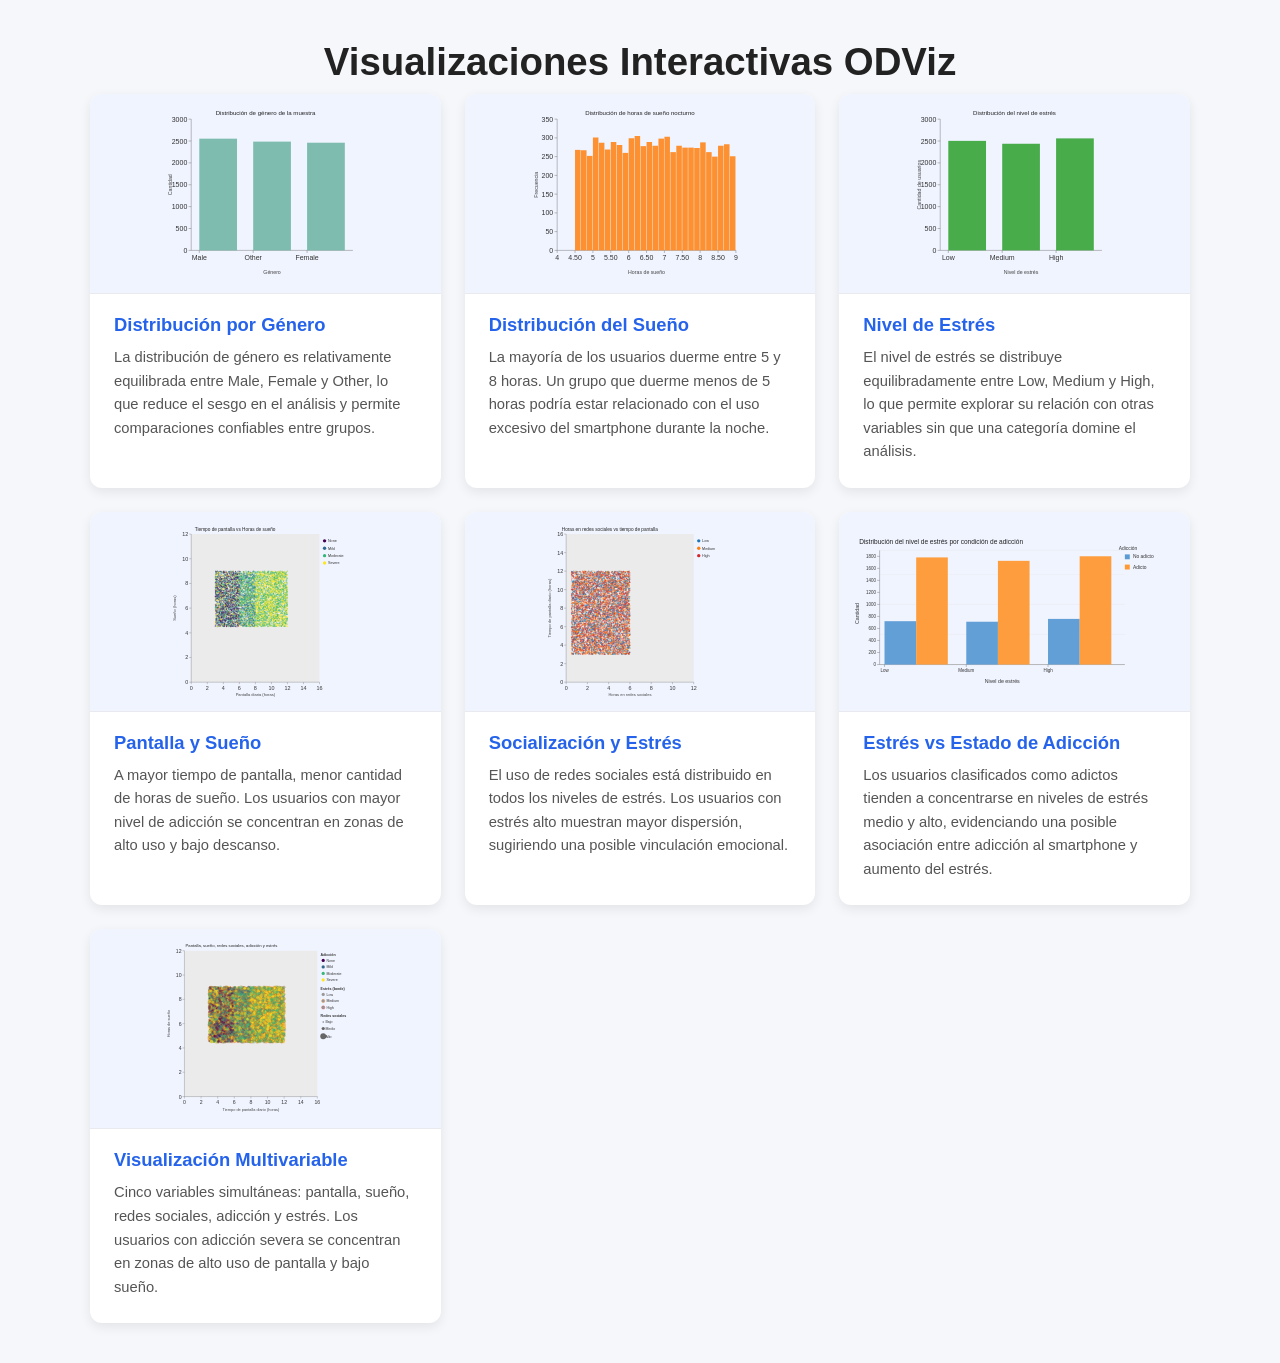
<file: index.html>
<!DOCTYPE html>
<html lang="es">
<head>
  <meta charset="UTF-8">
  <meta name="viewport" content="width=device-width, initial-scale=1.0">
  <title>ODViz - Visualizaciones Interactivas</title>
  <link rel="stylesheet" href="styles.css">
</head>
<body>

  <div class="container">

    <h1>Visualizaciones Interactivas ODViz</h1>

    <div class="grid">

      <a class="card" href="./distribucion-genero/index.html">
        <div class="card-img">
          <img src="./distribucion-genero/distribucion-genero.svg" alt="Distribución por Género">
        </div>
        <div class="card-body">
          <h2>Distribución por Género</h2>
          <p>La distribución de género es relativamente equilibrada entre Male, Female y Other, lo que reduce el sesgo en el análisis y permite comparaciones confiables entre grupos.</p>
        </div>
      </a>

      <a class="card" href="./distribucion-sueno/index.html">
        <div class="card-img">
          <img src="./distribucion-sueno/distribucion-sueno.svg" alt="Distribución del Sueño">
        </div>
        <div class="card-body">
          <h2>Distribución del Sueño</h2>
          <p>La mayoría de los usuarios duerme entre 5 y 8 horas. Un grupo que duerme menos de 5 horas podría estar relacionado con el uso excesivo del smartphone durante la noche.</p>
        </div>
      </a>

      <a class="card" href="./nivel-estres/index.html">
        <div class="card-img">
          <img src="./nivel-estres/nivel-estres.svg" alt="Nivel de Estrés">
        </div>
        <div class="card-body">
          <h2>Nivel de Estrés</h2>
          <p>El nivel de estrés se distribuye equilibradamente entre Low, Medium y High, lo que permite explorar su relación con otras variables sin que una categoría domine el análisis.</p>
        </div>
      </a>

      <a class="card" href="./pantalla-sueno/index.html">
        <div class="card-img">
          <img src="./pantalla-sueno/pantalla-sueno.svg" alt="Pantalla y Sueño">
        </div>
        <div class="card-body">
          <h2>Pantalla y Sueño</h2>
          <p>A mayor tiempo de pantalla, menor cantidad de horas de sueño. Los usuarios con mayor nivel de adicción se concentran en zonas de alto uso y bajo descanso.</p>
        </div>
      </a>

      <a class="card" href="./social-estres/index.html">
        <div class="card-img">
          <img src="./social-estres/social-estres.svg" alt="Socialización y Estrés">
        </div>
        <div class="card-body">
          <h2>Socialización y Estrés</h2>
          <p>El uso de redes sociales está distribuido en todos los niveles de estrés. Los usuarios con estrés alto muestran mayor dispersión, sugiriendo una posible vinculación emocional.</p>
        </div>
      </a>

      <a class="card" href="./nivel-estres-x-estado-adiccion/index.html">
        <div class="card-img">
          <img src="./nivel-estres-x-estado-adiccion/nivel-estres-x-estado-adiccion.svg" alt="Estrés vs Adicción">
        </div>
        <div class="card-body">
          <h2>Estrés vs Estado de Adicción</h2>
          <p>Los usuarios clasificados como adictos tienden a concentrarse en niveles de estrés medio y alto, evidenciando una posible asociación entre adicción al smartphone y aumento del estrés.</p>
        </div>
      </a>

      <a class="card" href="./multi/index.html">
        <div class="card-img">
          <img src="./multi/multi.svg" alt="Visualización Multivariable">
        </div>
        <div class="card-body">
          <h2>Visualización Multivariable</h2>
          <p>Cinco variables simultáneas: pantalla, sueño, redes sociales, adicción y estrés. Los usuarios con adicción severa se concentran en zonas de alto uso de pantalla y bajo sueño.</p>
        </div>
      </a>

    </div>
  </div>

</body>
</html>
</file>
<file: styles.css>
* {
  margin: 0;
  padding: 0;
  box-sizing: border-box;
  font-family: Arial, Helvetica, sans-serif;
}

body {
  background: #f5f7fa;
  color: #222;
  min-height: 100vh;
  padding: 40px;
}

.container {
  max-width: 1100px;
  margin: 0 auto;
}

h1 {
  text-align: center;
  margin-bottom: 10px;
  font-size: 2.4rem;
}

.subtitle {
  text-align: center;
  color: #555;
  margin-bottom: 40px;
  font-size: 1rem;
}

.grid {
  display: grid;
  grid-template-columns: repeat(auto-fit, minmax(300px, 1fr));
  gap: 24px;
}

.card {
  background: white;
  border-radius: 12px;
  text-decoration: none;
  color: inherit;
  box-shadow: 0 4px 12px rgba(0,0,0,0.08);
  transition: transform 0.2s ease, box-shadow 0.2s ease;
  overflow: hidden;
  display: flex;
  flex-direction: column;
}

.card:hover {
  transform: translateY(-4px);
  box-shadow: 0 8px 20px rgba(0,0,0,0.14);
}

.card-img {
  background: #f0f4ff;
  border-bottom: 1px solid #e8eaf0;
  display: flex;
  justify-content: center;
  align-items: center;
  padding: 12px;
  height: 200px;
  overflow: hidden;
}

.card-img img {
  width: 100%;
  height: 100%;
  max-width: 100%;
  max-height: 100%;
  object-fit: contain;
  display: block;
}

.card-body {
  padding: 20px 24px 24px;
  flex: 1;
}

.card-body h2 {
  margin-bottom: 10px;
  color: #2563eb;
  font-size: 1.15rem;
}

.card-body p {
  color: #555;
  line-height: 1.6;
  font-size: 0.92rem;
}
</file>
